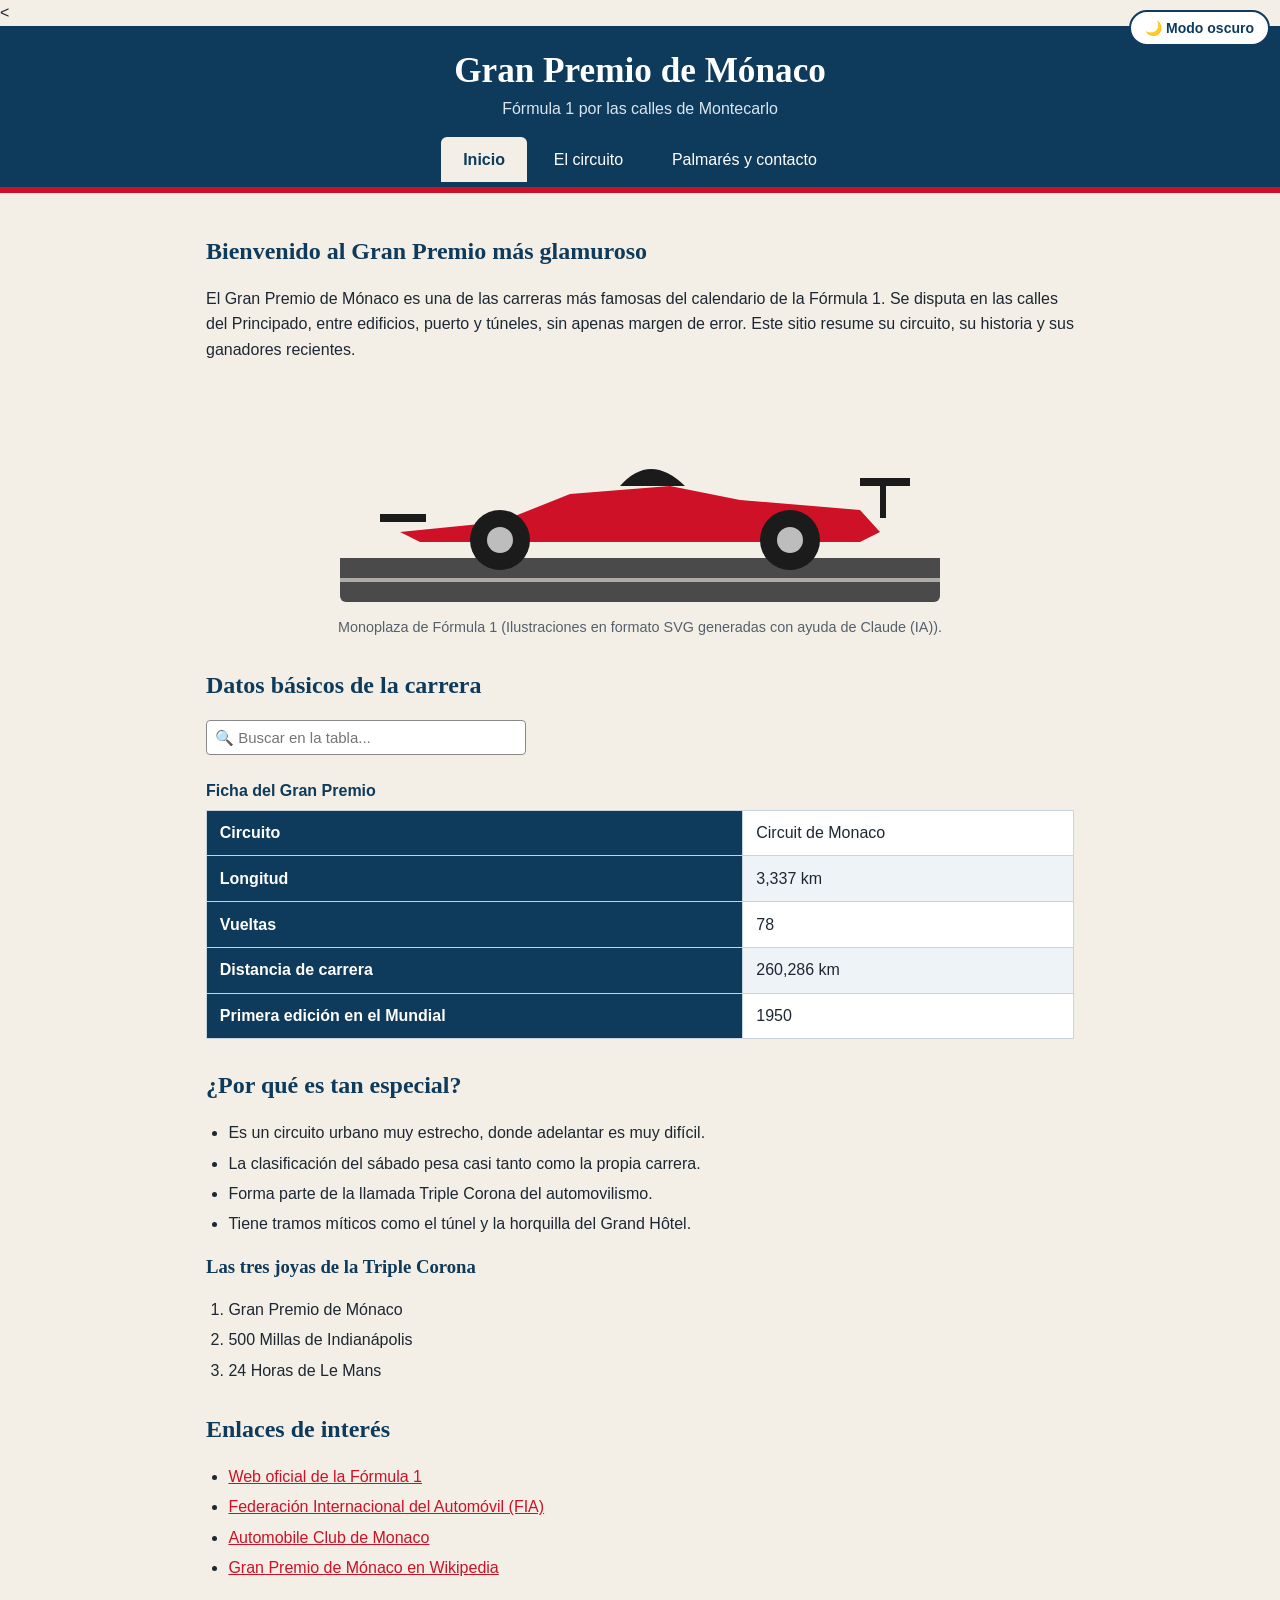
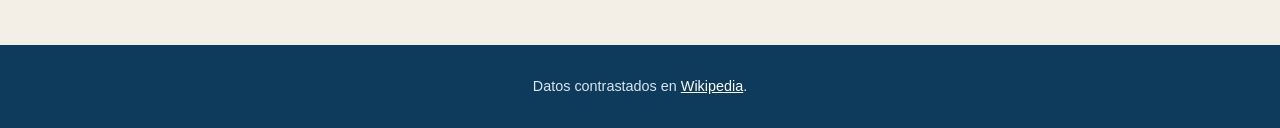
<file: index.html>
<!DOCTYPE html>
<html lang="es">
<head>
    <meta charset="UTF-8">
    <meta name="viewport" content="width=device-width, initial-scale=1">
    <title>Inicio | Gran Premio de Mónaco</title>
    <link rel="stylesheet" href="estilos/estilos.css">
    <script src="funciones/funciones.js" defer></script>
<</head>
<body>
    <header>
        <h1>Gran Premio de Mónaco</h1>
        <p>Fórmula 1 por las calles de Montecarlo</p>
        <nav aria-label="Menú principal">
            <ul>
                <li><a href="index.html" class="activa">Inicio</a></li>
                <li><a href="circuito.html">El circuito</a></li>
                <li><a href="palmares.html">Palmarés y contacto</a></li>
            </ul>
        </nav>
    </header>
    <main>
        <!-- PÁGINA DE INICIO: presentación del Gran Premio de Mónaco, datos básicos, motivos de su fama y enlaces externos de interés -->
        <section>
            <h2>Bienvenido al Gran Premio más glamuroso</h2>
            <p>El Gran Premio de Mónaco es una de las carreras más famosas del calendario de la Fórmula 1. Se disputa en las calles del Principado, entre edificios, puerto y túneles, sin apenas margen de error. Este sitio resume su circuito, su historia y sus ganadores recientes.</p>
            <figure>
                <img src="imagenes/monoplaza-formula1.svg" width="600" height="220" alt="Dibujo de un monoplaza rojo de Fórmula 1 sobre el asfalto">
                <figcaption>Monoplaza de Fórmula 1 (Ilustraciones en formato SVG generadas con ayuda de Claude (IA)).</figcaption>
            </figure>
        </section>

        <section>
            <h2>Datos básicos de la carrera</h2>
            <table>
                <caption>Ficha del Gran Premio</caption>
                <tbody>
                    <tr><th scope="row">Circuito</th><td>Circuit de Monaco</td></tr>
                    <tr><th scope="row">Longitud</th><td>3,337 km</td></tr>
                    <tr><th scope="row">Vueltas</th><td>78</td></tr>
                    <tr><th scope="row">Distancia de carrera</th><td>260,286 km</td></tr>
                    <tr><th scope="row">Primera edición en el Mundial</th><td>1950</td></tr>
                </tbody>
            </table>
        </section>

        <section>
            <h2>¿Por qué es tan especial?</h2>
            <ul>
                <li>Es un circuito urbano muy estrecho, donde adelantar es muy difícil.</li>
                <li>La clasificación del sábado pesa casi tanto como la propia carrera.</li>
                <li>Forma parte de la llamada Triple Corona del automovilismo.</li>
                <li>Tiene tramos míticos como el túnel y la horquilla del Grand Hôtel.</li>
            </ul>
            <h3>Las tres joyas de la Triple Corona</h3>
            <ol>
                <li>Gran Premio de Mónaco</li>
                <li>500 Millas de Indianápolis</li>
                <li>24 Horas de Le Mans</li>
            </ol>
        </section>

        <section>
            <h2>Enlaces de interés</h2>
            <ul>
                <li><a href="https://www.formula1.com" target="_blank" rel="noopener">Web oficial de la Fórmula 1</a></li>
                <li><a href="https://www.fia.com" target="_blank" rel="noopener">Federación Internacional del Automóvil (FIA)</a></li>
                <li><a href="https://www.acm.mc" target="_blank" rel="noopener">Automobile Club de Monaco</a></li>
                <li><a href="https://es.wikipedia.org/wiki/Gran_Premio_de_M%C3%B3naco" target="_blank" rel="noopener">Gran Premio de Mónaco en Wikipedia</a></li>
            </ul>
        </section>
    </main>
    <footer>
        <p> Datos contrastados en <a href="https://es.wikipedia.org/wiki/Gran_Premio_de_M%C3%B3naco" target="_blank" rel="noopener">Wikipedia</a>.</p>
    </footer>
</body>
</html>
</file>
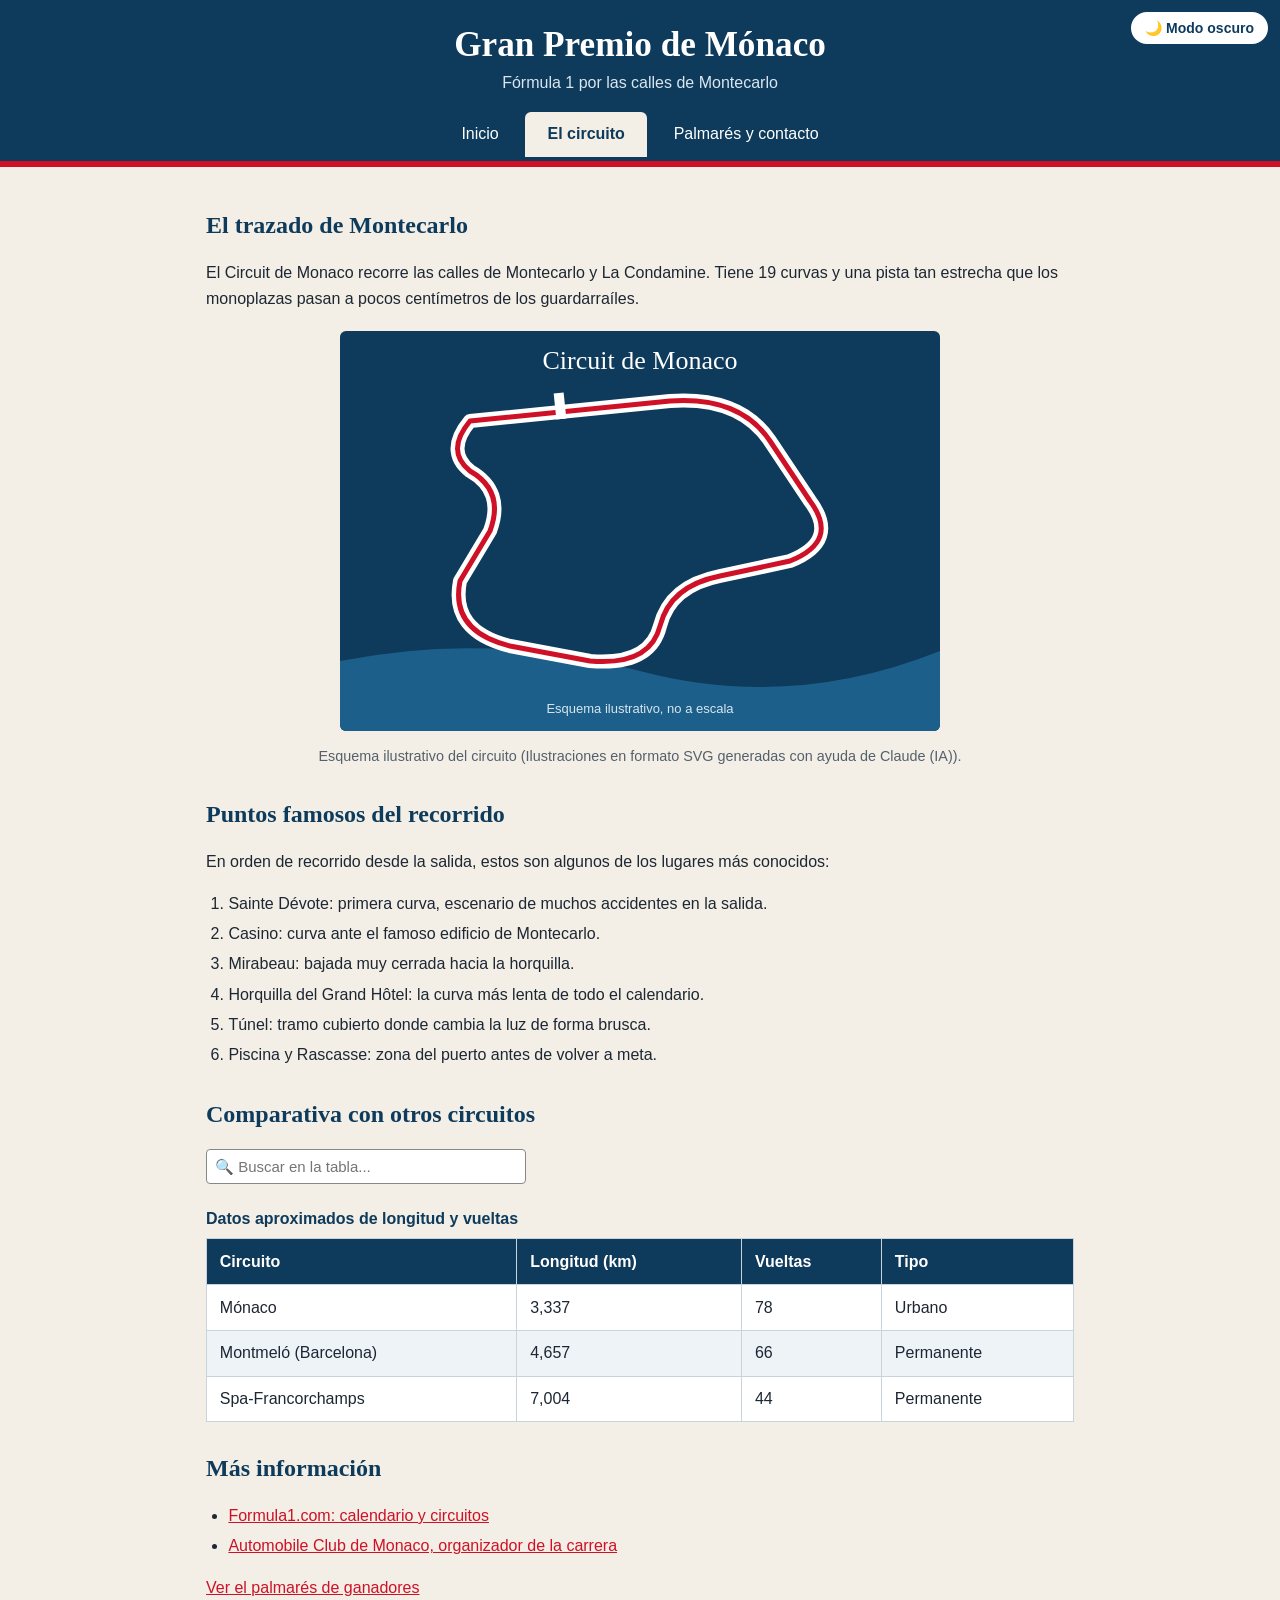
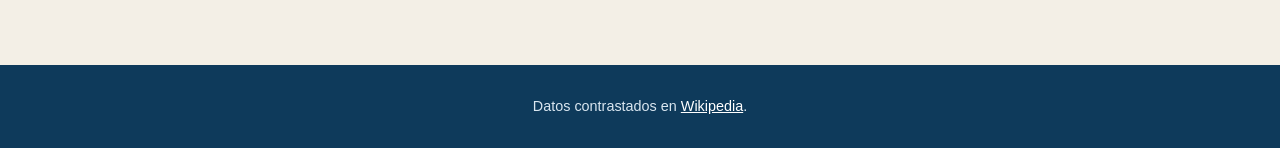
<file: circuito.html>
<!DOCTYPE html>
<html lang="es">
<head>
    <meta charset="UTF-8">
    <meta name="viewport" content="width=device-width, initial-scale=1">
    <title>El circuito | Gran Premio de Mónaco</title>
    <link rel="stylesheet" href="estilos/estilos.css">
    <script src="funciones/funciones.js" defer></script>
</head>
<body>
    <header>
        <h1>Gran Premio de Mónaco</h1>
        <p>Fórmula 1 por las calles de Montecarlo</p>
        <nav aria-label="Menú principal">
            <ul>
                <li><a href="index.html">Inicio</a></li>
                <li><a href="circuito.html" class="activa">El circuito</a></li>
                <li><a href="palmares.html">Palmarés y contacto</a></li>
            </ul>
        </nav>
    </header>
    <main>
        <!-- PÁGINA DEL CIRCUITO: esquema ilustrativo del trazado, curvas más conocidas, datos técnicos y enlaces externos -->
        <section>
            <h2>El trazado de Montecarlo</h2>
            <p>El Circuit de Monaco recorre las calles de Montecarlo y La Condamine. Tiene 19 curvas y una pista tan estrecha que los monoplazas pasan a pocos centímetros de los guardarraíles.</p>
            <figure>
                <img src="imagenes/monaco-circuito-esquema.svg" width="600" height="400" alt="Esquema ilustrativo del circuito de Mónaco con el trazado en rojo y blanco sobre fondo azul">
                <figcaption>Esquema ilustrativo del circuito (Ilustraciones en formato SVG generadas con ayuda de Claude (IA)).</figcaption>
            </figure>
        </section>

        <section>
            <h2>Puntos famosos del recorrido</h2>
            <p>En orden de recorrido desde la salida, estos son algunos de los lugares más conocidos:</p>
            <ol>
                <li>Sainte Dévote: primera curva, escenario de muchos accidentes en la salida.</li>
                <li>Casino: curva ante el famoso edificio de Montecarlo.</li>
                <li>Mirabeau: bajada muy cerrada hacia la horquilla.</li>
                <li>Horquilla del Grand Hôtel: la curva más lenta de todo el calendario.</li>
                <li>Túnel: tramo cubierto donde cambia la luz de forma brusca.</li>
                <li>Piscina y Rascasse: zona del puerto antes de volver a meta.</li>
            </ol>
        </section>

        <section>
            <h2>Comparativa con otros circuitos</h2>
            <table>
                <caption>Datos aproximados de longitud y vueltas</caption>
                <thead>
                    <tr><th scope="col">Circuito</th><th scope="col">Longitud (km)</th><th scope="col">Vueltas</th><th scope="col">Tipo</th></tr>
                </thead>
                <tbody>
                    <tr><td>Mónaco</td><td>3,337</td><td>78</td><td>Urbano</td></tr>
                    <tr><td>Montmeló (Barcelona)</td><td>4,657</td><td>66</td><td>Permanente</td></tr>
                    <tr><td>Spa-Francorchamps</td><td>7,004</td><td>44</td><td>Permanente</td></tr>
                </tbody>
            </table>
        </section>

        <section>
            <h2>Más información</h2>
            <ul>
                <li><a href="https://www.formula1.com" target="_blank" rel="noopener">Formula1.com: calendario y circuitos</a></li>
                <li><a href="https://www.acm.mc" target="_blank" rel="noopener">Automobile Club de Monaco, organizador de la carrera</a></li>
            </ul>
            <p><a href="palmares.html">Ver el palmarés de ganadores</a></p>
        </section>
    </main>
    <footer>
        <p>Datos contrastados en <a href="https://es.wikipedia.org/wiki/Gran_Premio_de_M%C3%B3naco" target="_blank" rel="noopener">Wikipedia</a>.</p>
    </footer>
</body>
</html>
</file>
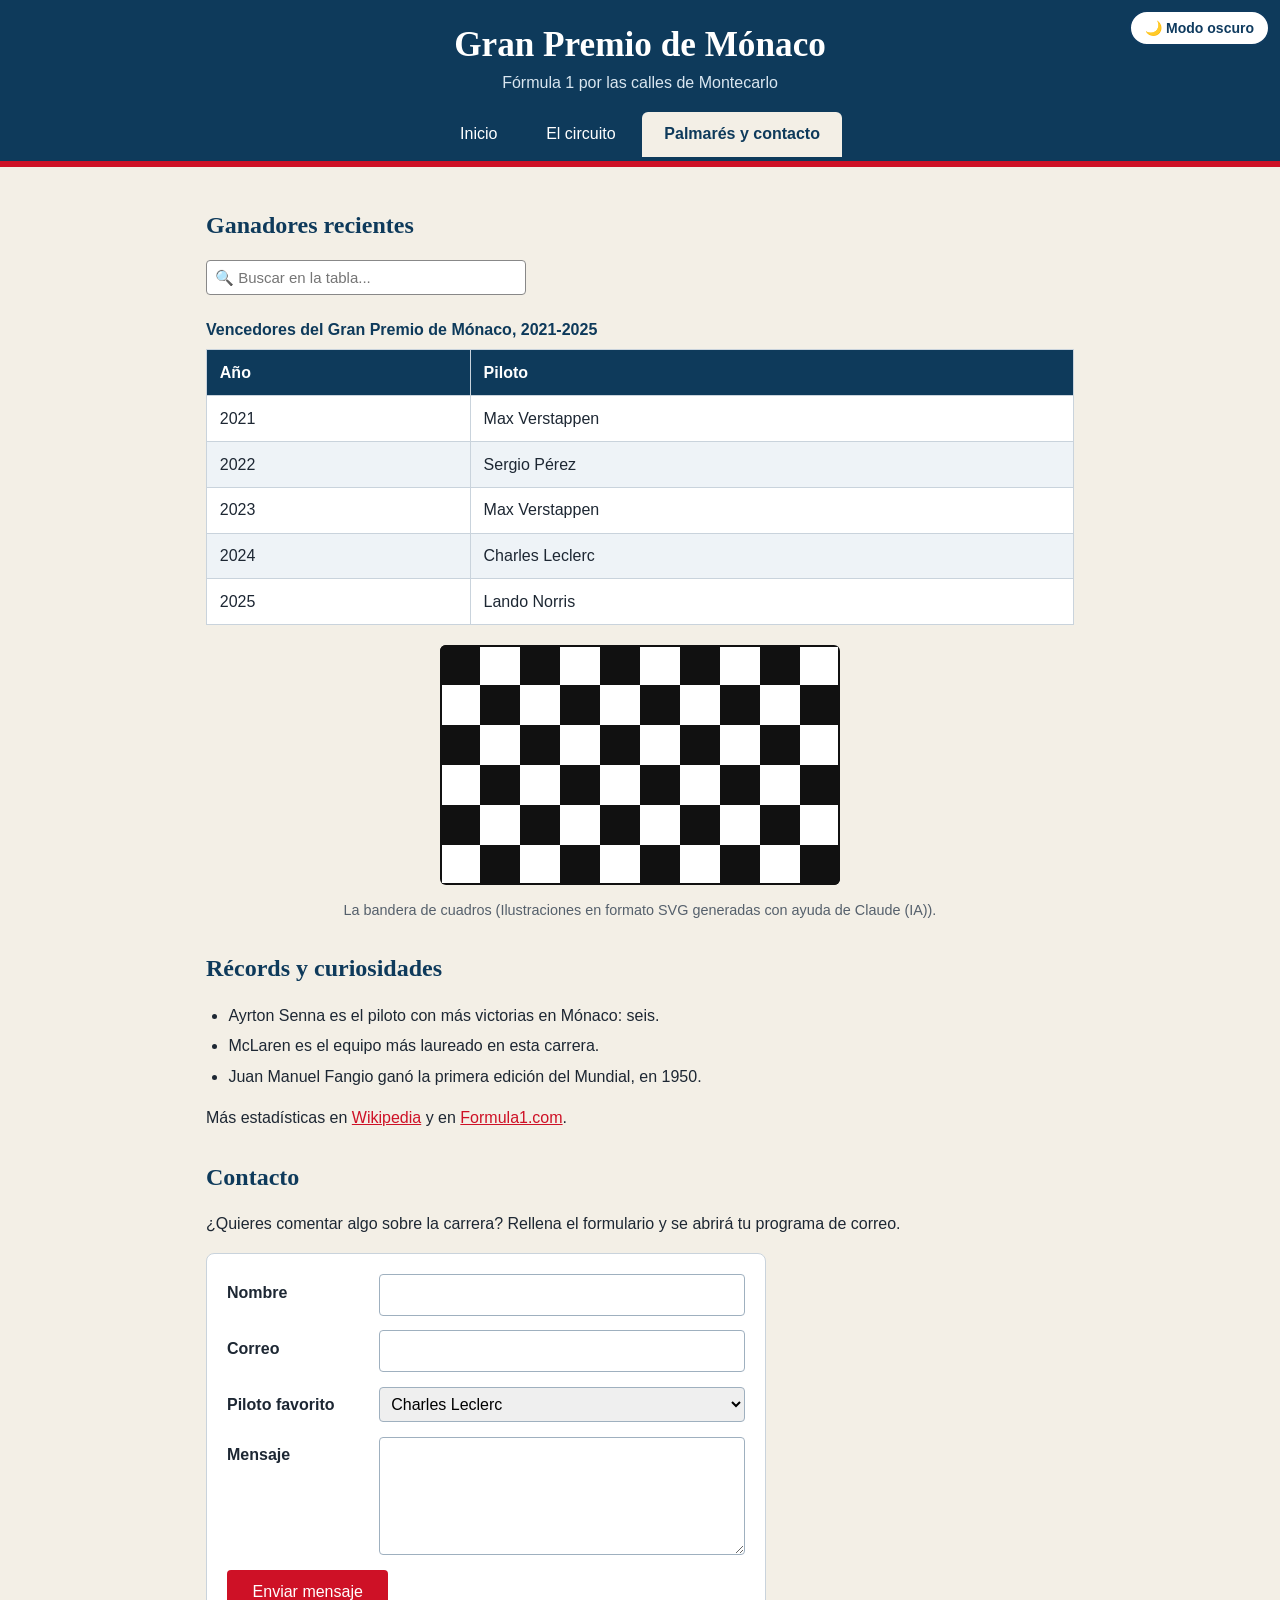
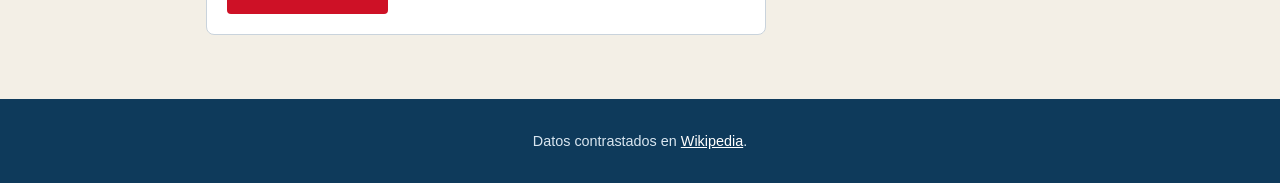
<file: palmares.html>
﻿<!DOCTYPE html>
<html lang="es">
<head>
    <meta charset="UTF-8">
    <meta name="viewport" content="width=device-width, initial-scale=1">
    <title>Palmarés y contacto | Gran Premio de Mónaco</title>
    <link rel="stylesheet" href="estilos/estilos.css">
    <script src="funciones/funciones.js" defer></script>
</head>
<body>
    <header>
        <h1>Gran Premio de Mónaco</h1>
        <p>Fórmula 1 por las calles de Montecarlo</p>
        <nav aria-label="Menú principal">
            <ul>
                <li><a href="index.html">Inicio</a></li>
                <li><a href="circuito.html">El circuito</a></li>
                <li><a href="palmares.html" class="activa">Palmarés y contacto</a></li>
            </ul>
        </nav>
    </header>
    <main>
        <!-- PÁGINA DE PALMARÉS Y CONTACTO: ganadores recientes, récords y formulario de contacto con mailto -->
        <section>
            <h2>Ganadores recientes</h2>
            <table>
                <caption>Vencedores del Gran Premio de Mónaco, 2021-2025</caption>
                <thead>
                    <tr><th scope="col">Año</th><th scope="col">Piloto</th></tr>
                </thead>
                <tbody>
                    <tr><td>2021</td><td>Max Verstappen</td></tr>
                    <tr><td>2022</td><td>Sergio Pérez</td></tr>
                    <tr><td>2023</td><td>Max Verstappen</td></tr>
                    <tr><td>2024</td><td>Charles Leclerc</td></tr>
                    <tr><td>2025</td><td>Lando Norris</td></tr>
                </tbody>
            </table>
            <figure>
                <img src="imagenes/monaco-bandera-cuadros.svg" width="400" height="240" alt="Bandera de cuadros blancos y negros que marca el final de la carrera">
                <figcaption>La bandera de cuadros (Ilustraciones en formato SVG generadas con ayuda de Claude (IA)).</figcaption>
            </figure>
        </section>

        <section>
            <h2>Récords y curiosidades</h2>
            <ul>
                <li>Ayrton Senna es el piloto con más victorias en Mónaco: seis.</li>
                <li>McLaren es el equipo más laureado en esta carrera.</li>
                <li>Juan Manuel Fangio ganó la primera edición del Mundial, en 1950.</li>
            </ul>
            <p>Más estadísticas en <a href="https://es.wikipedia.org/wiki/Gran_Premio_de_M%C3%B3naco" target="_blank" rel="noopener">Wikipedia</a> y en <a href="https://www.formula1.com" target="_blank" rel="noopener">Formula1.com</a>.</p>
        </section>

        <section>
            <h2>Contacto</h2>
            <p>¿Quieres comentar algo sobre la carrera? Rellena el formulario y se abrirá tu programa de correo.</p>
            <form action="mailto:trodriguez@ikaslea.birt.eus" method="post" enctype="text/plain">
                <div class="campo">
                    <label for="nombre">Nombre</label>
                    <input type="text" id="nombre" name="nombre" required>
                </div>
                <div class="campo">
                    <label for="correo">Correo</label>
                    <input type="email" id="correo" name="correo" required>
                </div>
                <div class="campo">
                    <label for="piloto">Piloto favorito</label>
                    <select id="piloto" name="piloto">
                        <option value="Leclerc">Charles Leclerc</option>
                        <option value="Norris">Lando Norris</option>
                        <option value="Verstappen">Max Verstappen</option>
                        <option value="Otro">Otro</option>
                    </select>
                </div>
                <div class="campo">
                    <label for="mensaje">Mensaje</label>
                    <textarea id="mensaje" name="mensaje" rows="4"></textarea>
                </div>
                <button type="submit">Enviar mensaje</button>
            </form>
        </section>
    </main>
    <footer>
        <p>Datos contrastados en <a href="https://es.wikipedia.org/wiki/Gran_Premio_de_M%C3%B3naco" target="_blank" rel="noopener">Wikipedia</a>.</p>
    </footer>
</body>
</html>
</file>
<file: estilos/estilos.css>
/* Hoja de estilos común a todo el sitio: Gran Premio de Mónaco */
:root {
  --azul: #0e3a5b;
  --rojo: #ce1126;
  --arena: #f3efe6;
  --texto: #1d2733;
}
* { box-sizing: border-box; }
body {
  margin: 0;
  font-family: "Trebuchet MS", Verdana, sans-serif;
  line-height: 1.6;
  color: var(--texto);
  background: var(--arena);
}
h1, h2, h3 { font-family: Georgia, "Times New Roman", serif; color: var(--azul); line-height: 1.2; }
header { background: var(--azul); color: #fff; padding: 1.5rem 1rem 0; text-align: center; border-bottom: 6px solid var(--rojo); }
header h1 { color: #fff; margin: 0 0 .25rem; font-size: 2.2rem; }
header p { margin: 0 0 1rem; color: #d9e6f0; }
nav ul { list-style: none; margin: 0; padding: 0; display: flex; justify-content: center; flex-wrap: wrap; gap: .25rem; }
nav a { display: block; padding: .6rem 1.4rem; color: #fff; text-decoration: none; border-radius: 6px 6px 0 0; }
nav a:hover, nav a:focus { background: rgba(255,255,255,.15); }
nav a.activa { background: var(--arena); color: var(--azul); font-weight: bold; }
main { max-width: 900px; margin: 0 auto; padding: 1.5rem 1rem 2rem; }
section { margin-bottom: 2rem; }
figure { margin: 1.25rem 0; text-align: center; }
figure img { max-width: 100%; height: auto; border-radius: 6px; }
figcaption { font-size: .9rem; color: #55606c; margin-top: .4rem; }
a { color: var(--rojo); }
ul, ol { padding-left: 1.4rem; }
li { margin-bottom: .3rem; }
table { width: 100%; border-collapse: collapse; background: #fff; margin: 1rem 0; }
caption { text-align: left; font-weight: bold; padding: .4rem 0; color: var(--azul); }
th, td { padding: .6rem .8rem; border: 1px solid #c9d3dc; text-align: left; }
th { background: var(--azul); color: #fff; }
tbody tr:nth-child(even) { background: #eef3f7; }
/* Formulario alineado con rejilla */
form { background: #fff; border: 1px solid #c9d3dc; border-radius: 8px; padding: 1.25rem; max-width: 560px; }
.campo { display: grid; grid-template-columns: 140px 1fr; gap: .75rem; align-items: start; margin-bottom: .9rem; }
.campo label { font-weight: bold; padding-top: .35rem; }
input[type="text"], input[type="email"], select, textarea { width: 100%; padding: .45rem; border: 1px solid #9fb0bf; border-radius: 4px; font: inherit; }
button { background: var(--rojo); color: #fff; border: 0; padding: .6rem 1.6rem; border-radius: 4px; font: inherit; cursor: pointer; }
button:hover, button:focus { background: #a30d1e; }
footer { background: var(--azul); color: #d9e6f0; text-align: center; padding: 1rem; font-size: .9rem; }
footer a { color: #fff; }
@media (max-width: 560px) { .campo { grid-template-columns: 1fr; gap: .2rem; } header h1 { font-size: 1.7rem; } }
</file>
